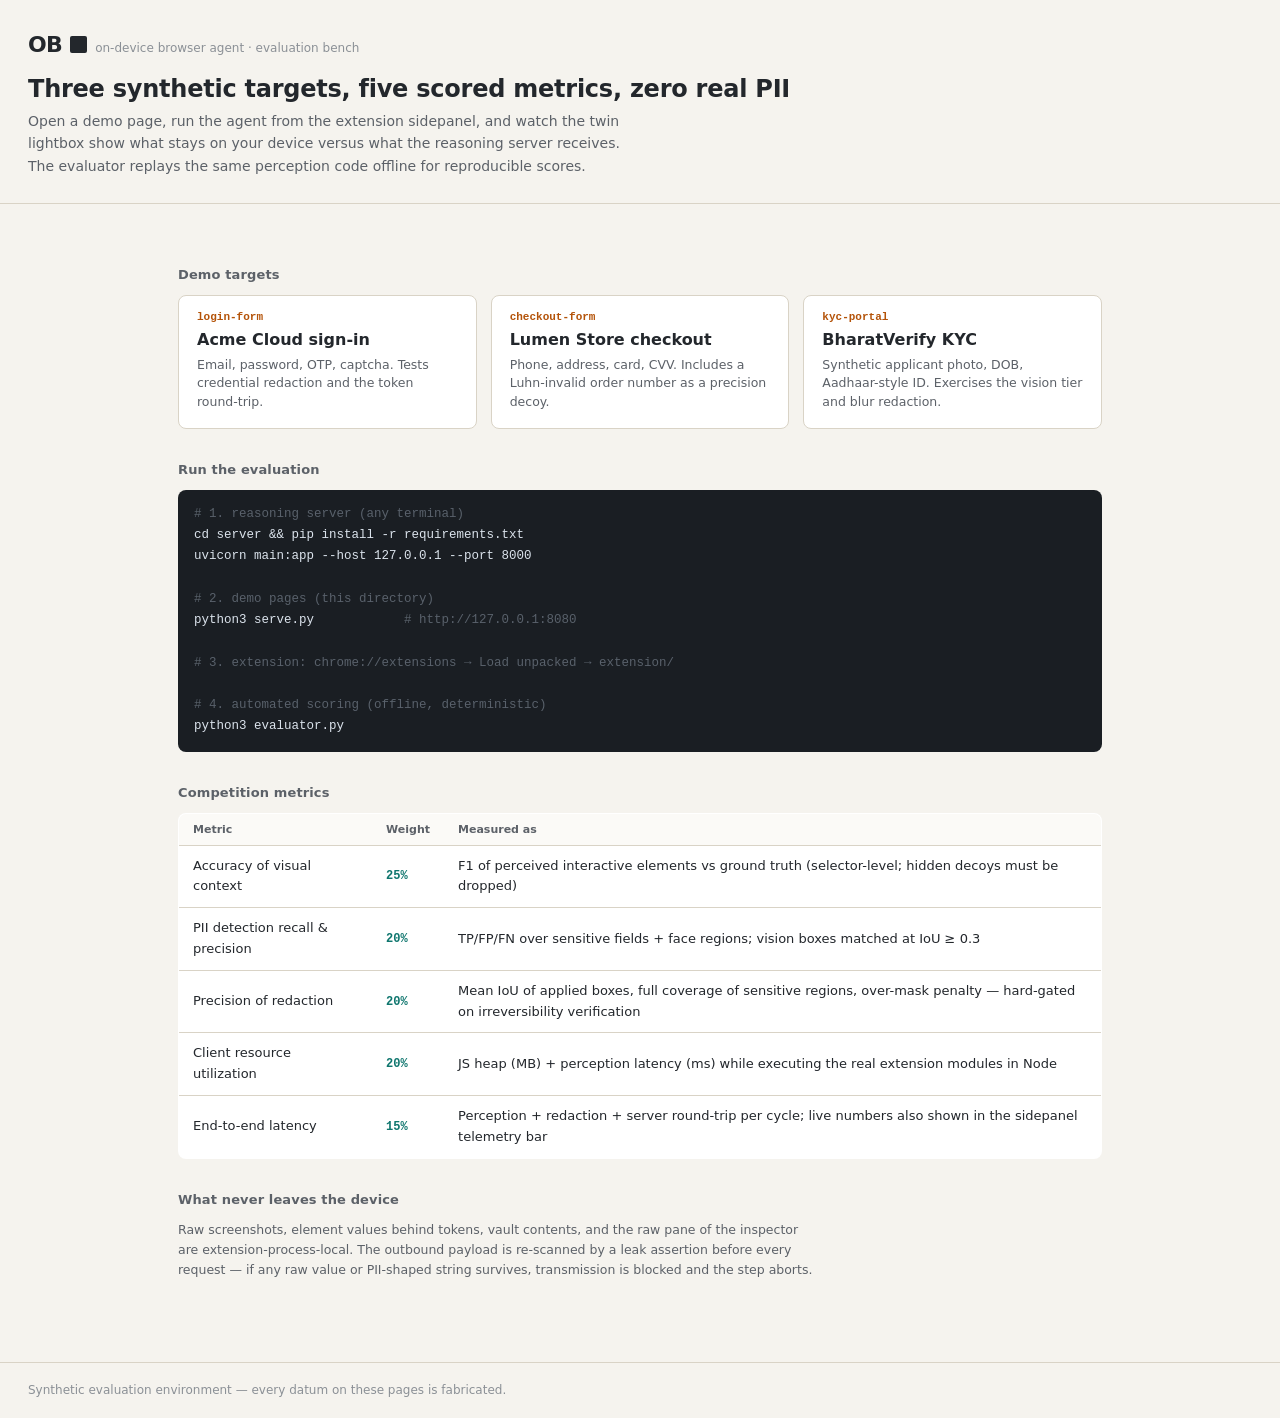
<file: benchmark-suite/index.html>
<!DOCTYPE html>
<html lang="en">
<head>
  <meta charset="utf-8" />
  <meta name="viewport" content="width=device-width, initial-scale=1" />
  <title>OBA — evaluation bench</title>
  <style>
    /* audit-bench family: shared with the extension sidepanel.
       amber = private, teal = cleared for transmission. */
    :root {
      --paper: #f5f3ee; --raise: #fff; --hair: #d9d3c6;
      --ink: #23272c; --soft: #5c6168; --faint: #8b9096;
      --amber: #b45309; --amber-line: #f59e0b;
      --teal: #0f766e; --teal-line: #14b8a6;
      --dark: #1a1e23;
      --mono: ui-monospace, "SF Mono", "Cascadia Mono", Menlo, Consolas, monospace;
      --sans: system-ui, "Segoe UI", Roboto, sans-serif;
    }
    * { box-sizing: border-box; }
    body { margin: 0; background: var(--paper); color: var(--ink); font: 400 14px/1.6 var(--sans); }
    header { padding: 34px 28px 26px; border-bottom: 1px solid var(--hair); }
    .wordmark { display: flex; align-items: baseline; gap: 8px; }
    .wm-glyph { font: 700 22px/1 var(--sans); letter-spacing: -.03em; }
    .wm-redact { width: 17px; height: 17px; background: var(--ink); border-radius: 2px; display: inline-block; transform: translateY(1px); }
    .wm-sub { font: 400 12px/1 var(--sans); color: var(--faint); }
    h1 { font: 700 24px/1.25 var(--sans); margin: 18px 0 6px; letter-spacing: -.01em; }
    .lede { max-width: 620px; color: var(--soft); margin: 0; }
    main { max-width: 980px; margin: 0 auto; padding: 30px 28px 70px; }
    h2 { font: 600 13px/1 var(--sans); color: var(--soft); letter-spacing: .01em; margin: 34px 0 14px; }
    .pages { display: grid; grid-template-columns: repeat(auto-fill, minmax(270px, 1fr)); gap: 14px; }
    a.page {
      display: block; background: var(--raise); border: 1px solid var(--hair);
      border-radius: 8px; padding: 16px 18px; text-decoration: none; color: var(--ink);
    }
    a.page:hover { border-color: var(--faint); }
    .page .k { font: 600 11px/1 var(--mono); color: var(--amber); }
    .page .n { font: 600 16px/1.4 var(--sans); margin: 6px 0 4px; }
    .page .d { font: 400 12.5px/1.5 var(--sans); color: var(--soft); }
    table { border-collapse: collapse; width: 100%; background: var(--raise); border: 1px solid var(--hair); border-radius: 8px; overflow: hidden; }
    th, td { text-align: left; padding: 10px 14px; border-bottom: 1px solid var(--hair); font-size: 13px; }
    th { font: 600 11px/1 var(--sans); color: var(--soft); background: #fbfaf7; }
    td.w { font: 600 12px/1 var(--mono); color: var(--teal); }
    pre {
      background: var(--dark); color: #dbe3ec; border-radius: 8px;
      padding: 14px 16px; font: 400 12.5px/1.7 var(--mono); overflow-x: auto;
    }
    pre .c { color: #59616b; }
    .note { font-size: 12.5px; color: var(--soft); max-width: 640px; }
    footer { border-top: 1px solid var(--hair); padding: 18px 28px; color: var(--faint); font-size: 12px; }
  </style>
</head>
<body>
  <header>
    <div class="wordmark">
      <span class="wm-glyph">OB</span><span class="wm-redact" aria-hidden="true"></span>
      <span class="wm-sub">on-device browser agent · evaluation bench</span>
    </div>
    <h1>Three synthetic targets, five scored metrics, zero real PII</h1>
    <p class="lede">Open a demo page, run the agent from the extension sidepanel, and watch the
    twin lightbox show what stays on your device versus what the reasoning server receives.
    The evaluator replays the same perception code offline for reproducible scores.</p>
  </header>

  <main>
    <h2>Demo targets</h2>
    <div class="pages">
      <a class="page" href="demo-pages/login-form.html">
        <div class="k">login-form</div>
        <div class="n">Acme Cloud sign-in</div>
        <div class="d">Email, password, OTP, captcha. Tests credential redaction and the token round-trip.</div>
      </a>
      <a class="page" href="demo-pages/checkout-form.html">
        <div class="k">checkout-form</div>
        <div class="n">Lumen Store checkout</div>
        <div class="d">Phone, address, card, CVV. Includes a Luhn-invalid order number as a precision decoy.</div>
      </a>
      <a class="page" href="demo-pages/kyc-portal.html">
        <div class="k">kyc-portal</div>
        <div class="n">BharatVerify KYC</div>
        <div class="d">Synthetic applicant photo, DOB, Aadhaar-style ID. Exercises the vision tier and blur redaction.</div>
      </a>
    </div>

    <h2>Run the evaluation</h2>
    <pre><span class="c"># 1. reasoning server (any terminal)</span>
cd server &amp;&amp; pip install -r requirements.txt
uvicorn main:app --host 127.0.0.1 --port 8000

<span class="c"># 2. demo pages (this directory)</span>
python3 serve.py            <span class="c"># http://127.0.0.1:8080</span>

<span class="c"># 3. extension: chrome://extensions → Load unpacked → extension/</span>

<span class="c"># 4. automated scoring (offline, deterministic)</span>
python3 evaluator.py</pre>

    <h2>Competition metrics</h2>
    <table>
      <tr><th>Metric</th><th>Weight</th><th>Measured as</th></tr>
      <tr><td>Accuracy of visual context</td><td class="w">25%</td><td>F1 of perceived interactive elements vs ground truth (selector-level; hidden decoys must be dropped)</td></tr>
      <tr><td>PII detection recall &amp; precision</td><td class="w">20%</td><td>TP/FP/FN over sensitive fields + face regions; vision boxes matched at IoU ≥ 0.3</td></tr>
      <tr><td>Precision of redaction</td><td class="w">20%</td><td>Mean IoU of applied boxes, full coverage of sensitive regions, over-mask penalty — hard-gated on irreversibility verification</td></tr>
      <tr><td>Client resource utilization</td><td class="w">20%</td><td>JS heap (MB) + perception latency (ms) while executing the real extension modules in Node</td></tr>
      <tr><td>End-to-end latency</td><td class="w">15%</td><td>Perception + redaction + server round-trip per cycle; live numbers also shown in the sidepanel telemetry bar</td></tr>
    </table>

    <h2>What never leaves the device</h2>
    <p class="note">Raw screenshots, element values behind tokens, vault contents, and the raw pane of
    the inspector are extension-process-local. The outbound payload is re-scanned by a leak assertion
    before every request — if any raw value or PII-shaped string survives, transmission is blocked
    and the step aborts.</p>
  </main>

  <footer>Synthetic evaluation environment — every datum on these pages is fabricated.</footer>
</body>
</html>
</file>
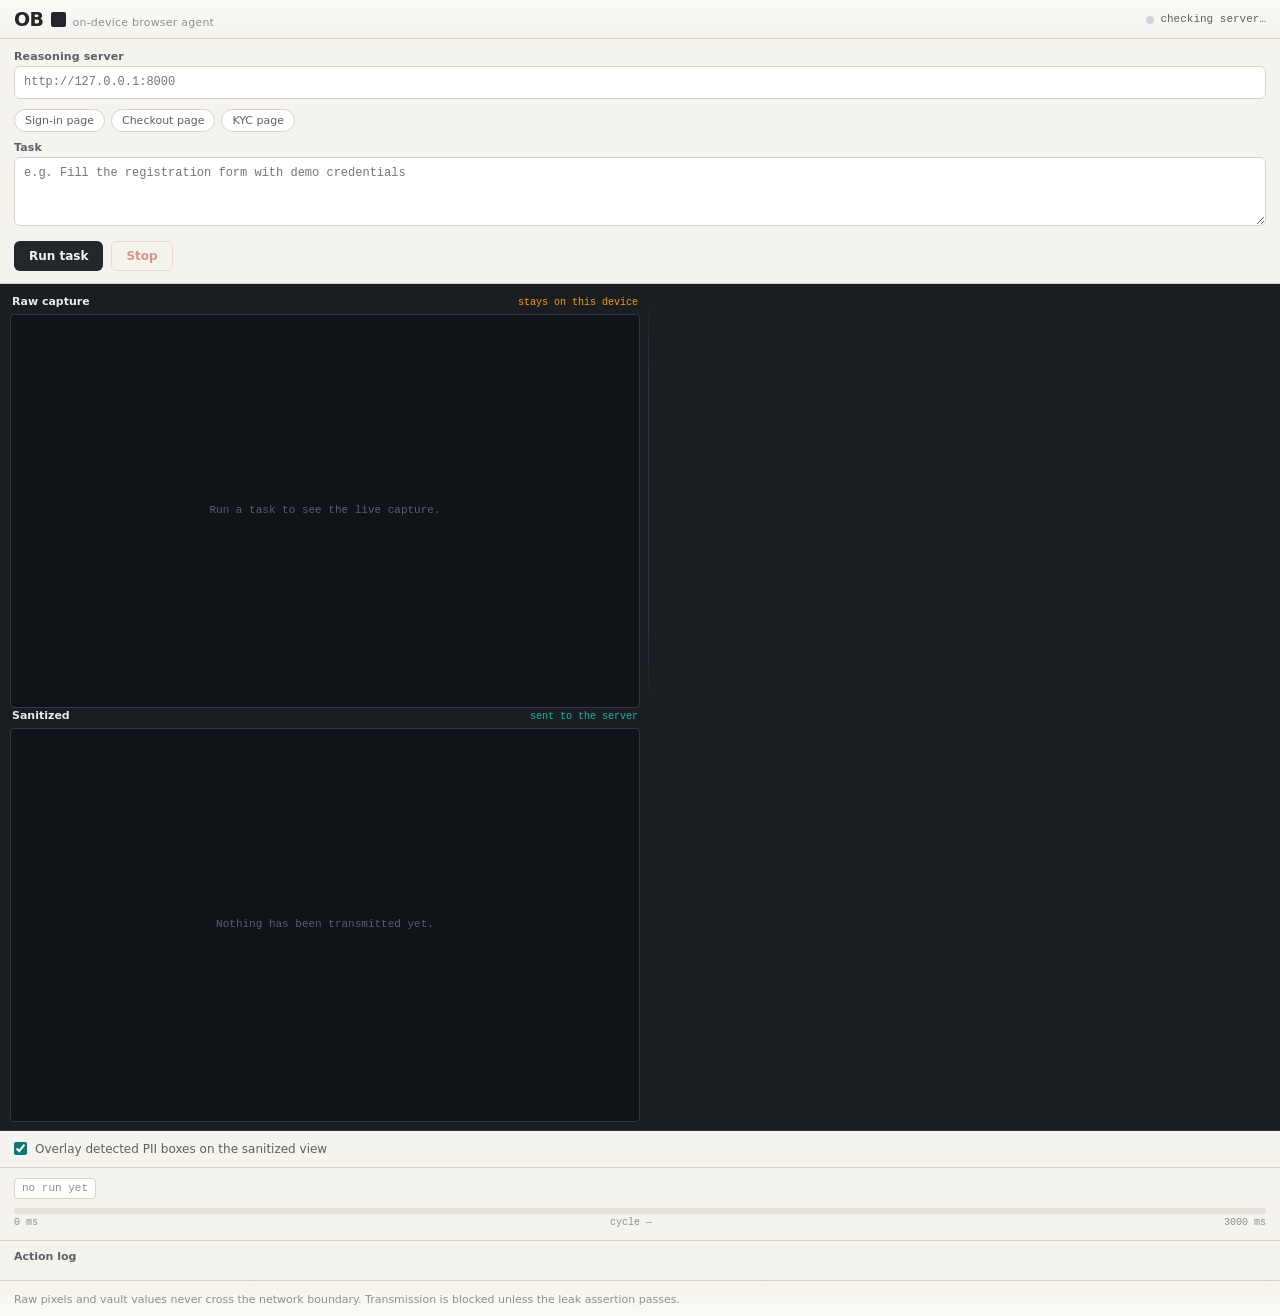
<file: extension/src/sidepanel/index.html>
<!DOCTYPE html>
<html lang="en">
<head>
  <meta charset="utf-8" />
  <meta name="viewport" content="width=device-width, initial-scale=1" />
  <title>OBA — On-device Browser Agent</title>
  <link rel="stylesheet" href="styles.css" />
</head>
<body>
  <header class="bench-head">
    <div class="wordmark" title="On-device Browser Agent">
      <span class="wm-glyph">OB</span><span class="wm-redact" aria-hidden="true"></span>
      <span class="wm-sub">on-device browser agent</span>
    </div>
    <div class="conn">
      <span id="connDot" class="dot dot--down" aria-hidden="true"></span>
      <span id="connLabel" class="conn__label">checking server…</span>
    </div>
  </header>

  <section class="sheet settings">
    <label class="field">
      <span class="field__name">Reasoning server</span>
      <input id="serverUrl" type="url" spellcheck="false" placeholder="http://127.0.0.1:8000" />
    </label>
    <div class="presets" role="group" aria-label="Task presets">
      <button class="chip" data-task="Sign in to the demo portal using the demo credentials.">Sign-in page</button>
      <button class="chip" data-task="Complete the checkout with the demo payment details.">Checkout page</button>
      <button class="chip" data-task="Fill and submit the KYC verification form.">KYC page</button>
    </div>
    <label class="field">
      <span class="field__name">Task</span>
      <textarea id="task" rows="3" spellcheck="false" placeholder="e.g. Fill the registration form with demo credentials"></textarea>
    </label>
    <div class="run-row">
      <button id="runBtn" class="btn btn--run">Run task</button>
      <button id="stopBtn" class="btn btn--stop" disabled>Stop</button>
      <span id="runState" class="run-state" role="status"></span>
    </div>
  </section>

  <section class="lightbox" aria-label="Privacy inspector">
    <div class="lightbox__pane" data-side="raw">
      <div class="pane__head pane__head--raw">
        <span>Raw capture</span><span class="pane__tag">stays on this device</span>
      </div>
      <div class="pane__screen">
        <img id="rawImg" alt="Raw screen capture, never transmitted" />
        <p id="rawEmpty" class="pane__empty">Run a task to see the live capture.</p>
      </div>
    </div>
    <div class="lightbox__divider" aria-hidden="true"></div>
    <div class="lightbox__pane" data-side="sanitized">
      <div class="pane__head pane__head--san">
        <span>Sanitized</span><span class="pane__tag">sent to the server</span>
      </div>
      <div class="pane__screen">
        <img id="sanImg" alt="Redacted screenshot transmitted to the reasoning server" />
        <canvas id="boxCanvas" aria-hidden="true"></canvas>
        <p id="sanEmpty" class="pane__empty">Nothing has been transmitted yet.</p>
      </div>
    </div>
  </section>

  <label class="toggle">
    <input type="checkbox" id="showBoxes" checked />
    <span>Overlay detected PII boxes on the sanitized view</span>
  </label>

  <section class="telemetry" aria-label="Telemetry">
    <div class="tele__chips" id="teleChips">
      <span class="chip-data is-muted">no run yet</span>
    </div>
    <div class="tele__meter">
      <div class="meter__bar"><i id="latBar"></i></div>
      <div class="meter__scale">
        <span>0 ms</span><span id="latLabel">cycle —</span><span>3000 ms</span>
      </div>
    </div>
  </section>

  <section class="log" aria-label="Action log">
    <h2 class="log__title">Action log</h2>
    <ol id="logList" class="log__list"></ol>
  </section>

  <footer class="bench-foot">
    <p>Raw pixels and vault values never cross the network boundary. Transmission is blocked unless the leak assertion passes.</p>
  </footer>

  <script src="../core/constants.js"></script>
  <script src="sidepanel.js"></script>
</body>
</html>
</file>
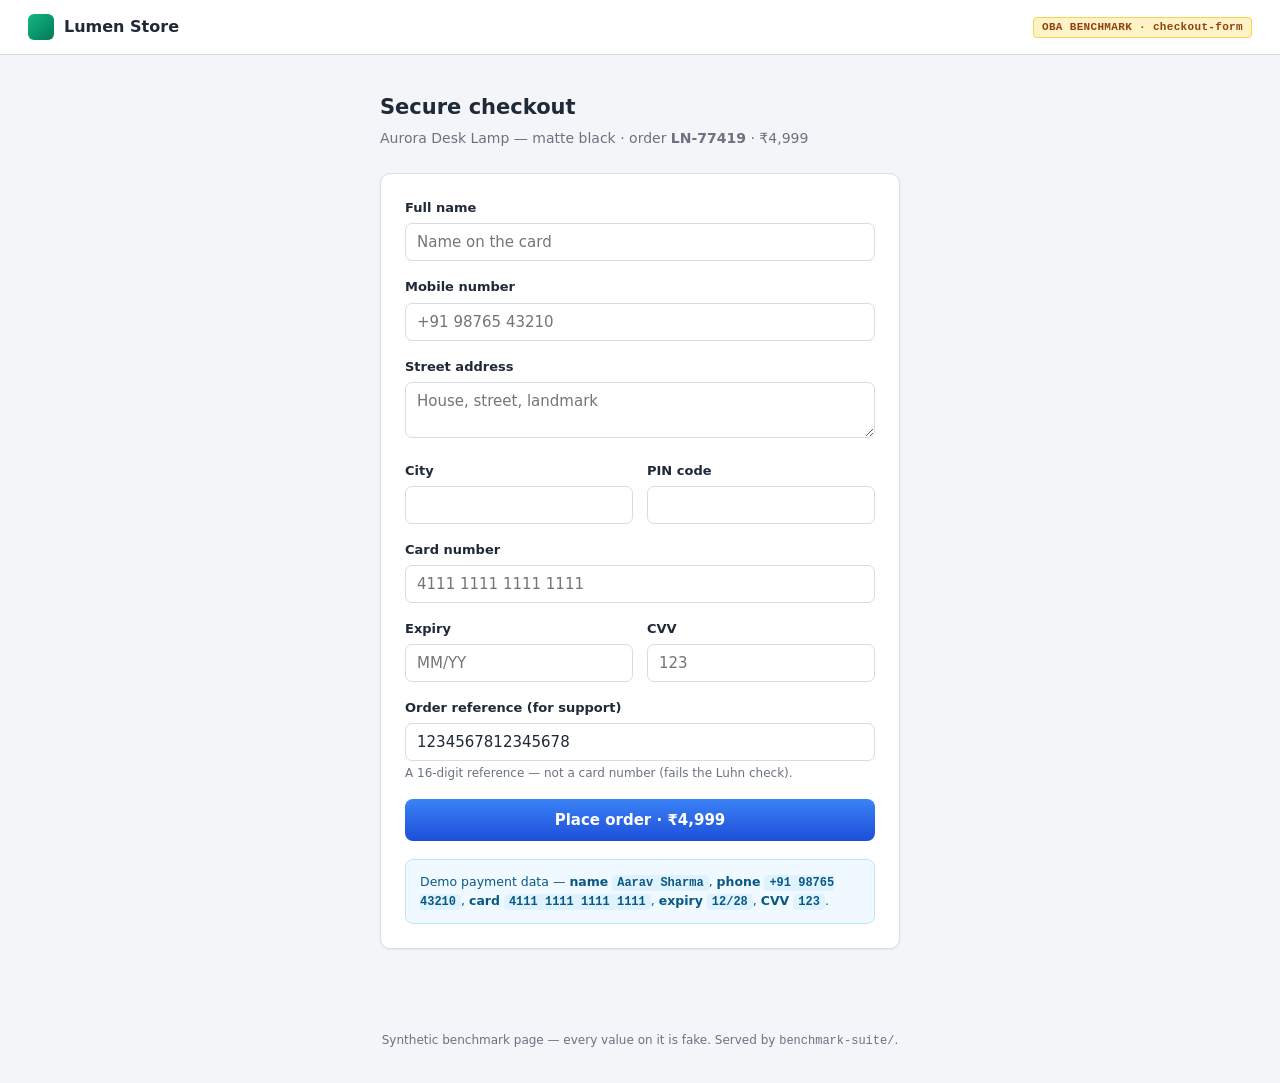
<file: benchmark-suite/demo-pages/checkout-form.html>
<!DOCTYPE html>
<html lang="en">
<head>
  <meta charset="utf-8" />
  <title>Lumen Store — Secure checkout</title>
  <link rel="stylesheet" href="assets/style.css" />
</head>
<body>
  <div class="topbar">
    <span class="brand"><span class="logo" style="background:linear-gradient(135deg,#10b981,#047857)"></span>Lumen Store</span>
    <span class="bench-flag">OBA BENCHMARK · checkout-form</span>
  </div>

  <main>
    <h1>Secure checkout</h1>
    <p class="sub">Aurora Desk Lamp — matte black · order <b>LN-77419</b> · ₹4,999</p>

    <form class="card" id="payForm" novalidate>
      <div class="row">
        <label for="fullname">Full name</label>
        <input id="fullname" name="fullname" type="text" autocomplete="name"
               placeholder="Name on the card" />
      </div>

      <div class="row">
        <label for="phone">Mobile number</label>
        <input id="phone" name="phone" type="tel" autocomplete="tel"
               placeholder="+91 98765 43210" />
      </div>

      <div class="row">
        <label for="address">Street address</label>
        <textarea id="address" name="address" rows="2" autocomplete="street-address"
                  placeholder="House, street, landmark"></textarea>
      </div>

      <div class="two-col row">
        <div>
          <label for="city">City</label>
          <input id="city" name="city" type="text" autocomplete="address-level2" />
        </div>
        <div>
          <label for="zip">PIN code</label>
          <input id="zip" name="zip" type="text" inputmode="numeric" autocomplete="postal-code" />
        </div>
      </div>

      <div class="row">
        <label for="card">Card number</label>
        <input id="card" name="card" type="text" inputmode="numeric"
               autocomplete="cc-number" placeholder="4111 1111 1111 1111" />
      </div>

      <div class="two-col row">
        <div>
          <label for="expiry">Expiry</label>
          <input id="expiry" name="expiry" type="text" autocomplete="cc-exp"
                 placeholder="MM/YY" />
        </div>
        <div>
          <label for="cvv">CVV</label>
          <input id="cvv" name="cvv" type="text" inputmode="numeric"
                 autocomplete="cc-csc" maxlength="4" placeholder="123" />
        </div>
      </div>

      <div class="row">
        <label for="orderref">Order reference (for support)</label>
        <input id="orderref" name="orderref" type="text" value="1234567812345678"
               readonly />
        <p class="hint">A 16-digit reference — not a card number (fails the Luhn check).</p>
      </div>

      <button class="btn" id="submit-btn" type="submit">Place order · ₹4,999</button>

      <div class="result" id="result"></div>

      <div class="demo-creds">
        Demo payment data — <b>name</b> <code>Aarav Sharma</code>, <b>phone</b>
        <code>+91 98765 43210</code>, <b>card</b> <code>4111 1111 1111 1111</code>,
        <b>expiry</b> <code>12/28</code>, <b>CVV</b> <code>123</code>.
      </div>
    </form>
  </main>

  <footer>Synthetic benchmark page — every value on it is fake. Served by <code>benchmark-suite/</code>.</footer>

  <script>
    function luhn(s) {
      s = s.replace(/[ -]/g, '');
      if (!/^\d{12,19}$/.test(s)) return false;
      var sum = 0, alt = false;
      for (var i = s.length - 1; i >= 0; i--) {
        var d = +s[i];
        if (alt) { d *= 2; if (d > 9) d -= 9; }
        sum += d; alt = !alt;
      }
      return sum % 10 === 0;
    }
    document.getElementById('payForm').addEventListener('submit', function (e) {
      e.preventDefault();
      var out = document.getElementById('result');
      out.className = 'result';
      var errors = [];
      if (!document.getElementById('fullname').value.trim()) errors.push('Full name is required.');
      if (!/^\+?\d[\d -]{8,14}$/.test(document.getElementById('phone').value.trim())) errors.push('Mobile number looks invalid.');
      if (!luhn(document.getElementById('card').value)) errors.push('Card number failed the Luhn check.');
      if (!/^(0[1-9]|1[0-2])\/\d{2}$/.test(document.getElementById('expiry').value.trim())) errors.push('Expiry must be MM/YY.');
      if (!/^\d{3,4}$/.test(document.getElementById('cvv').value.trim())) errors.push('CVV must be 3–4 digits.');
      if (!document.getElementById('address').value.trim()) errors.push('Street address is required.');

      if (errors.length) {
        out.className = 'result result--err';
        out.innerHTML = '<b>Payment declined</b><ul>' + errors.map(function (x) { return '<li>' + x + '</li>'; }).join('') + '</ul>';
        return;
      }
      out.className = 'result result--ok';
      out.innerHTML = '<b>Order placed</b> — LN-77419 confirmed. Delivery in 3–5 days.';
    });
  </script>
</body>
</html>
</file>
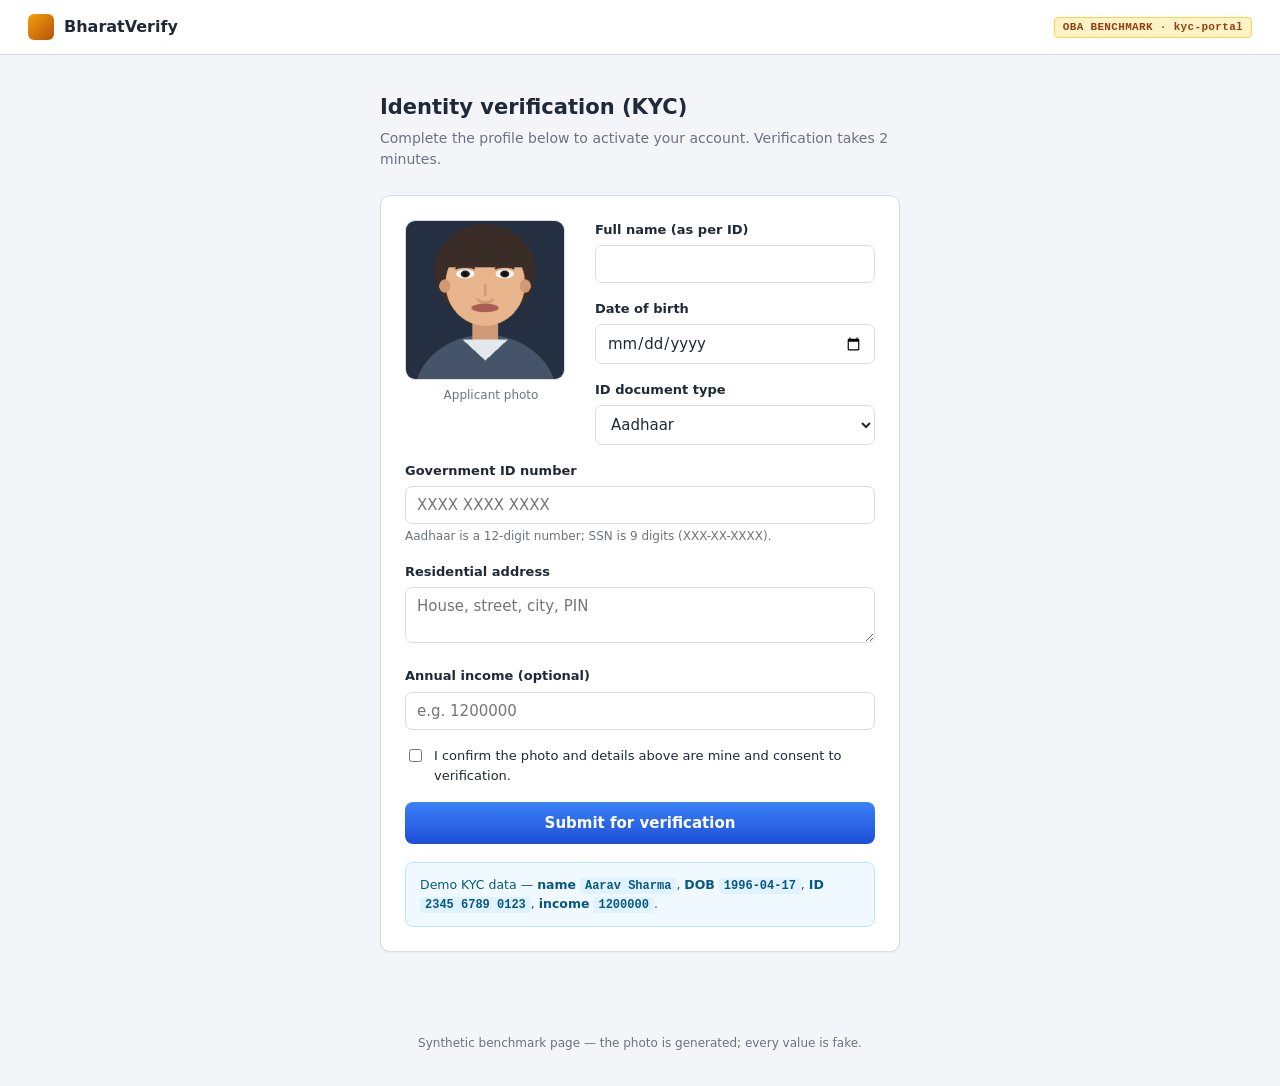
<file: benchmark-suite/demo-pages/kyc-portal.html>
<!DOCTYPE html>
<html lang="en">
<head>
  <meta charset="utf-8" />
  <title>BharatVerify — KYC verification</title>
  <link rel="stylesheet" href="assets/style.css" />
  <style>
    .kyc-grid { display: grid; grid-template-columns: 172px 1fr; gap: 18px; }
    .profile-photo {
      width: 160px; height: 160px; border-radius: 10px; object-fit: cover;
      border: 1px solid var(--line); background: #e2e8f0; display: block;
    }
    .photo-label { font-size: 12px; color: var(--muted); text-align: center; margin-top: 6px; }
  </style>
</head>
<body>
  <div class="topbar">
    <span class="brand"><span class="logo" style="background:linear-gradient(135deg,#f59e0b,#b45309)"></span>BharatVerify</span>
    <span class="bench-flag">OBA BENCHMARK · kyc-portal</span>
  </div>

  <main>
    <h1>Identity verification (KYC)</h1>
    <p class="sub">Complete the profile below to activate your account. Verification takes 2 minutes.</p>

    <form class="card" id="kycForm" novalidate>
      <div class="kyc-grid">
        <div>
          <img class="profile-photo" id="photo" src="assets/kyc-face.png"
               alt="Applicant photo" data-ob="photo" />
          <p class="photo-label">Applicant photo</p>
        </div>
        <div>
          <div class="row">
            <label for="fullname">Full name (as per ID)</label>
            <input id="fullname" name="fullname" type="text" autocomplete="name" />
          </div>
          <div class="row">
            <label for="dob">Date of birth</label>
            <input id="dob" name="dob" type="date" />
          </div>
          <div class="row">
            <label for="idtype">ID document type</label>
            <select id="idtype" name="idtype">
              <option value="aadhaar" selected>Aadhaar</option>
              <option value="ssn">Social Security Number</option>
              <option value="pan">PAN card</option>
            </select>
          </div>
        </div>
      </div>

      <div class="row">
        <label for="idnum">Government ID number</label>
        <input id="idnum" name="idnum" type="text" inputmode="numeric"
               placeholder="XXXX XXXX XXXX" />
        <p class="hint">Aadhaar is a 12-digit number; SSN is 9 digits (XXX-XX-XXXX).</p>
      </div>

      <div class="row">
        <label for="address">Residential address</label>
        <textarea id="address" name="address" rows="2" autocomplete="street-address"
                  placeholder="House, street, city, PIN"></textarea>
      </div>

      <div class="row">
        <label for="income">Annual income (optional)</label>
        <input id="income" name="income" type="text" inputmode="numeric"
               placeholder="e.g. 1200000" />
      </div>

      <div class="row check">
        <input id="consent" name="consent" type="checkbox" />
        <label for="consent" style="font-weight:400;margin:0">
          I confirm the photo and details above are mine and consent to verification.
        </label>
      </div>

      <button class="btn" id="submit-btn" type="submit">Submit for verification</button>

      <div class="result" id="result"></div>

      <div class="demo-creds">
        Demo KYC data — <b>name</b> <code>Aarav Sharma</code>, <b>DOB</b> <code>1996-04-17</code>,
        <b>ID</b> <code>2345 6789 0123</code>, <b>income</b> <code>1200000</code>.
      </div>
    </form>
  </main>

  <footer>Synthetic benchmark page — the photo is generated; every value is fake.</footer>

  <script>
    document.getElementById('kycForm').addEventListener('submit', function (e) {
      e.preventDefault();
      var out = document.getElementById('result');
      out.className = 'result';
      var errors = [];
      var name = document.getElementById('fullname').value.trim();
      var dob = document.getElementById('dob').value;
      var idnum = document.getElementById('idnum').value.replace(/\s/g, '');
      var consent = document.getElementById('consent').checked;

      if (name.length < 3) errors.push('Enter your full name as printed on the ID.');
      if (!dob) errors.push('Date of birth is required.');
      if (!/^\d{12}$/.test(idnum) && !/^\d{3}-\d{2}-\d{4}$/.test(idnum) && !/^[A-Z]{5}\d{4}[A-Z]$/.test(idnum)) {
        errors.push('ID number format is not recognised.');
      }
      if (!document.getElementById('address').value.trim()) errors.push('Residential address is required.');
      if (!consent) errors.push('Consent is required to submit.');

      if (errors.length) {
        out.className = 'result result--err';
        out.innerHTML = '<b>Verification not submitted</b><ul>' + errors.map(function (x) { return '<li>' + x + '</li>'; }).join('') + '</ul>';
        return;
      }
      out.className = 'result result--ok';
      out.innerHTML = '<b>KYC submitted</b> — reference BV-2026-1187. Results in 2 minutes.';
    });
  </script>
</body>
</html>
</file>
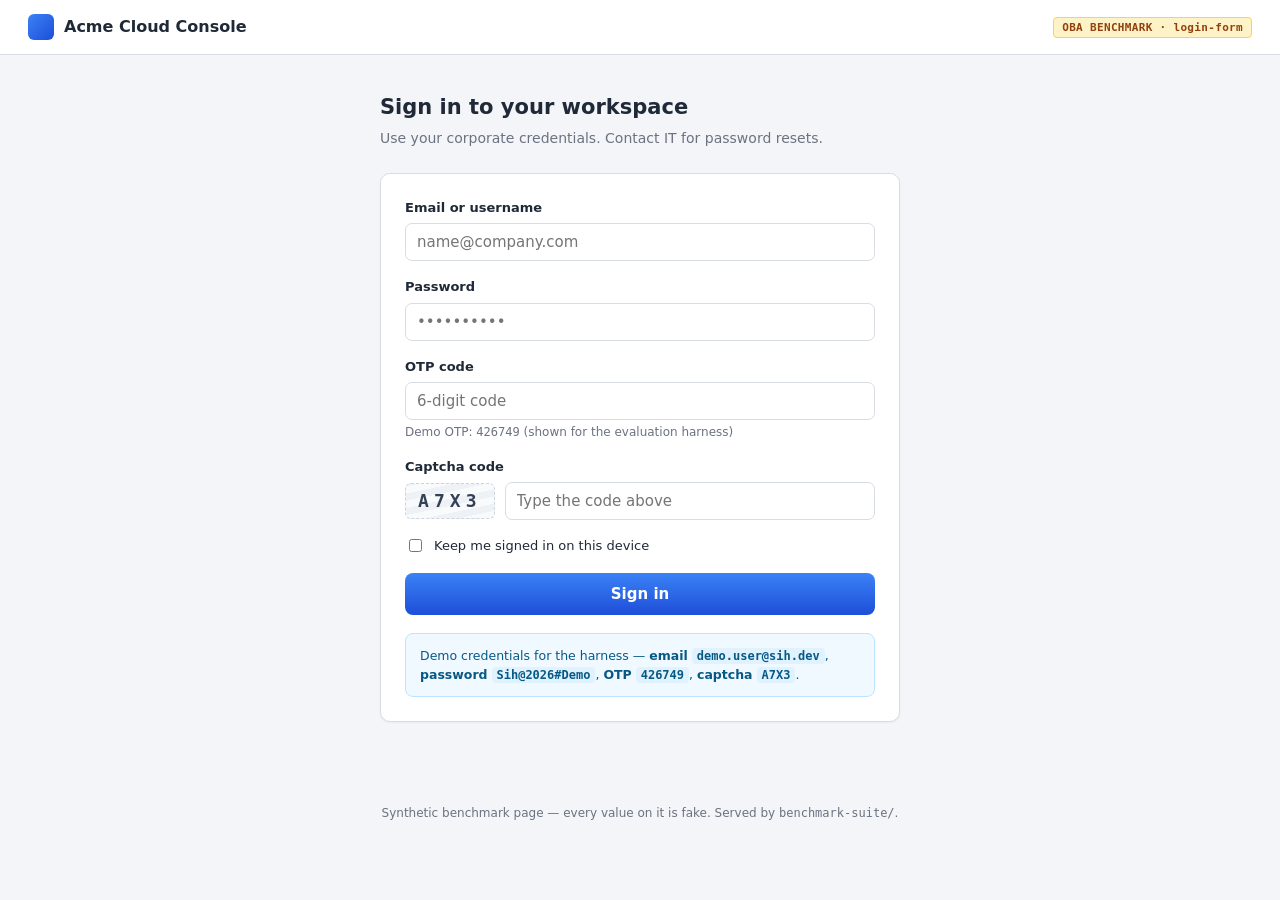
<file: benchmark-suite/demo-pages/login-form.html>
<!DOCTYPE html>
<html lang="en">
<head>
  <meta charset="utf-8" />
  <title>Acme Cloud Console — Sign in</title>
  <link rel="stylesheet" href="assets/style.css" />
</head>
<body>
  <div class="topbar">
    <span class="brand"><span class="logo" style="background:linear-gradient(135deg,#3b82f6,#1d4ed8)"></span>Acme Cloud Console</span>
    <span class="bench-flag">OBA BENCHMARK · login-form</span>
  </div>

  <main>
    <h1>Sign in to your workspace</h1>
    <p class="sub">Use your corporate credentials. Contact IT for password resets.</p>

    <form class="card" id="loginForm" novalidate>
      <div class="row">
        <label for="email">Email or username</label>
        <input id="email" name="email" type="email" autocomplete="email"
               placeholder="name@company.com" />
      </div>

      <div class="row">
        <label for="password">Password</label>
        <input id="password" name="password" type="password"
               autocomplete="current-password" placeholder="••••••••••" />
      </div>

      <div class="row">
        <label for="otp">OTP code</label>
        <input id="otp" name="otp" type="text" inputmode="numeric" maxlength="6"
               autocomplete="one-time-code" placeholder="6-digit code" />
        <p class="hint">Demo OTP: <code>426749</code> (shown for the evaluation harness)</p>
      </div>

      <div class="row">
        <label for="captcha">Captcha code</label>
        <div class="captcha-wrap">
          <span class="captcha-code" id="captchaText">A7X3</span>
          <input id="captcha" name="captcha" type="text" style="flex:1"
                 autocomplete="off" placeholder="Type the code above" />
        </div>
      </div>

      <div class="row check">
        <input id="remember" name="remember" type="checkbox" />
        <label for="remember" style="font-weight:400;margin:0">Keep me signed in on this device</label>
      </div>

      <button class="btn" id="submit-btn" type="submit">Sign in</button>

      <div class="result" id="result"></div>

      <div class="demo-creds">
        Demo credentials for the harness — <b>email</b> <code>demo.user@sih.dev</code>,
        <b>password</b> <code>Sih@2026#Demo</code>, <b>OTP</b> <code>426749</code>,
        <b>captcha</b> <code>A7X3</code>.
      </div>
    </form>
  </main>

  <footer>Synthetic benchmark page — every value on it is fake. Served by <code>benchmark-suite/</code>.</footer>

  <script>
    document.getElementById('loginForm').addEventListener('submit', function (e) {
      e.preventDefault();
      var out = document.getElementById('result');
      out.className = 'result';
      var errors = [];
      var email = document.getElementById('email').value.trim();
      var pwd = document.getElementById('password').value;
      var otp = document.getElementById('otp').value.trim();
      var cap = document.getElementById('captcha').value.trim();

      if (email !== 'demo.user@sih.dev') errors.push('Email does not match the demo account.');
      if (pwd !== 'Sih@2026#Demo') errors.push('Password is incorrect.');
      if (!/^\d{6}$/.test(otp)) errors.push('OTP must be 6 digits.');
      else if (otp !== '426749') errors.push('OTP is incorrect.');
      if (cap !== 'A7X3') errors.push('Captcha does not match.');

      if (errors.length) {
        out.className = 'result result--err';
        out.innerHTML = '<b>Sign-in failed</b><ul>' + errors.map(function (x) { return '<li>' + x + '</li>'; }).join('') + '</ul>';
        return;
      }
      out.className = 'result result--ok';
      out.innerHTML = '<b>Login successful</b> — welcome, Demo User. Nothing sensitive left this device.';
    });
  </script>
</body>
</html>
</file>
<file: benchmark-suite/demo-pages/assets/style.css>
/* Shared styles for the OBA benchmark demo pages.
   These pages are realistic *test targets*: consumer-grade forms with
   proper labels, autocomplete tokens and visible value text so the
   client-side perception pipeline has genuine signal to work with. */

:root {
  --ink: #1f2937;
  --muted: #6b7280;
  --line: #d8dce3;
  --field: #ffffff;
  --bg: #f3f5f8;
  --brand: #2563eb;
  --ok: #047857;
  --err: #b42318;
}

* { box-sizing: border-box; }
body {
  margin: 0;
  font: 15px/1.55 system-ui, "Segoe UI", Roboto, sans-serif;
  color: var(--ink);
  background: var(--bg);
}

.topbar {
  display: flex; align-items: center; justify-content: space-between;
  padding: 14px 28px; background: #fff; border-bottom: 1px solid var(--line);
}
.brand { display: flex; align-items: center; gap: 10px; font-weight: 700; font-size: 16px; }
.brand .logo { width: 26px; height: 26px; border-radius: 6px; display: inline-block; }
.bench-flag {
  font: 600 11px/1 ui-monospace, monospace; letter-spacing: .03em;
  color: #92400e; background: #fef3c7; border: 1px solid #fcd34d;
  padding: 4px 8px; border-radius: 4px;
}

main { max-width: 560px; margin: 36px auto 60px; padding: 0 20px; }
h1 { font-size: 21px; margin: 0 0 4px; }
.sub { color: var(--muted); margin: 0 0 24px; font-size: 14px; }

.card {
  background: #fff; border: 1px solid var(--line); border-radius: 10px;
  padding: 24px; box-shadow: 0 1px 2px rgba(16,24,40,.05);
}

.row { margin-bottom: 16px; }
.row label { display: block; font-weight: 600; font-size: 13px; margin-bottom: 5px; }
.hint { font-size: 12px; color: var(--muted); margin: 3px 0 0; }

input[type="text"], input[type="email"], input[type="password"],
input[type="tel"], input[type="date"], input[type="number"],
select, textarea {
  width: 100%; padding: 9px 11px; font: 15px system-ui, sans-serif;
  border: 1px solid var(--line); border-radius: 7px; background: var(--field);
  color: var(--ink);
}
input:focus, select:focus, textarea:focus {
  outline: 2px solid #bfdbfe; border-color: var(--brand);
}
.two-col { display: grid; grid-template-columns: 1fr 1fr; gap: 14px; }

.check { display: flex; gap: 9px; align-items: flex-start; font-size: 14px; }
.check input { margin-top: 3px; }

.captcha-wrap { display: flex; gap: 10px; align-items: center; }
.captcha-code {
  font: 700 18px/1 ui-monospace, monospace; letter-spacing: .28em;
  padding: 8px 12px; border: 1px dashed #cbd5e1; border-radius: 6px;
  background: repeating-linear-gradient(-12deg, #f8fafc 0 7px, #eef2f7 7px 14px);
  color: #334155; user-select: none;
}

.btn {
  width: 100%; padding: 12px 16px; border: 0; border-radius: 8px;
  font: 700 15px system-ui, sans-serif; color: #fff; cursor: pointer;
  background: linear-gradient(180deg, #3b82f6, #1d4ed8);
}
.btn:hover { background: linear-gradient(180deg, #2563eb, #1e40af); }

.demo-creds {
  margin-top: 18px; padding: 12px 14px; border-radius: 8px;
  background: #f0f9ff; border: 1px solid #bae6fd; font-size: 12.5px;
  color: #075985;
}
.demo-creds code {
  font: 600 12px ui-monospace, monospace; background: #e0f2fe;
  padding: 1px 5px; border-radius: 4px;
}

.result { margin-top: 18px; padding: 14px 16px; border-radius: 8px; display: none; }
.result--ok { display: block; background: #ecfdf5; border: 1px solid #a7f3d0; color: var(--ok); }
.result--err { display: block; background: #fef2f2; border: 1px solid #fecaca; color: var(--err); }
.result ul { margin: 8px 0 0; padding-left: 20px; }

footer {
  text-align: center; color: var(--muted); font-size: 12px;
  padding: 22px 20px 34px;
}
</file>
<file: extension/src/sidepanel/styles.css>
/* OBA sidepanel — “privacy audit bench”
   Light audit-paper chrome around a dark twin lightbox.
   Amber = private (stays local).  Teal = cleared for transmission. */

:root {
  --paper: #f5f3ee;
  --paper-raise: #ffffff;
  --hairline: #d9d3c6;
  --ink: #23272c;
  --ink-soft: #5c6168;
  --ink-faint: #8b9096;
  --amber: #b45309;        /* private / caution */
  --amber-line: #f59e0b;
  --teal: #0f766e;         /* transmitted / cleared */
  --teal-line: #14b8a6;
  --danger: #b42318;
  --dark: #1a1e23;
  --dark-raise: #23282f;
  --dark-line: #303740;
  --mono: ui-monospace, "SF Mono", "Cascadia Mono", Menlo, Consolas, monospace;
  --sans: system-ui, "Segoe UI", Roboto, "Helvetica Neue", sans-serif;
}

* { box-sizing: border-box; }
html, body { margin: 0; padding: 0; }
body {
  background: var(--paper);
  color: var(--ink);
  font: 400 13px/1.5 var(--sans);
  display: flex;
  flex-direction: column;
  min-height: 100vh;
}

/* ---------- header ---------- */
.bench-head {
  display: flex; align-items: center; justify-content: space-between;
  padding: 10px 14px 9px;
  border-bottom: 1px solid var(--hairline);
  background: linear-gradient(180deg, #fbfaf7, var(--paper));
}
.wordmark { display: flex; align-items: baseline; gap: 7px; }
.wm-glyph {
  font: 700 19px/1 var(--sans);
  letter-spacing: -0.03em;
}
.wm-redact {
  width: 15px; height: 15px; background: var(--ink);
  display: inline-block; transform: translateY(1px);
  border-radius: 2px;
}
.wm-sub {
  font: 400 11px/1 var(--sans); color: var(--ink-faint);
  letter-spacing: 0.02em;
}
.conn { display: flex; align-items: center; gap: 6px; }
.dot { width: 8px; height: 8px; border-radius: 50%; background: #9aa0a6; }
.dot--up { background: var(--teal-line); box-shadow: 0 0 0 3px rgba(20,184,166,.18); }
.dot--down { background: #d0d4d8; }
.conn__label { font: 400 11px/1 var(--mono); color: var(--ink-soft); max-width: 150px; overflow: hidden; text-overflow: ellipsis; white-space: nowrap; }

/* ---------- sheets ---------- */
.sheet { padding: 12px 14px; border-bottom: 1px solid var(--hairline); background: var(--paper); }
.field { display: block; margin-bottom: 10px; }
.field__name {
  display: block; font: 600 11px/1 var(--sans); color: var(--ink-soft);
  text-transform: none; letter-spacing: 0.01em; margin-bottom: 4px;
}
input[type="url"], textarea {
  width: 100%; padding: 7px 9px;
  border: 1px solid var(--hairline); border-radius: 6px;
  background: var(--paper-raise); color: var(--ink);
  font: 400 12px/1.45 var(--mono);
  resize: vertical;
}
input[type="url"]:focus, textarea:focus, button:focus-visible, .chip:focus-visible {
  outline: 2px solid var(--teal); outline-offset: 1px; border-color: var(--teal);
}
.presets { display: flex; flex-wrap: wrap; gap: 6px; margin-bottom: 10px; }
.chip {
  border: 1px solid var(--hairline); background: var(--paper-raise);
  color: var(--ink-soft); border-radius: 999px;
  font: 500 11px/1 var(--sans); padding: 5px 10px; cursor: pointer;
}
.chip:hover { border-color: var(--ink-faint); color: var(--ink); }

.run-row { display: flex; gap: 8px; align-items: center; }
.btn {
  border: 1px solid transparent; border-radius: 6px;
  font: 600 12px/1 var(--sans); padding: 8px 14px; cursor: pointer;
}
.btn--run { background: var(--ink); color: var(--paper); }
.btn--run:hover:not(:disabled) { background: #000; }
.btn--stop { background: transparent; color: var(--danger); border-color: #e3b6b0; }
.btn--stop:hover:not(:disabled) { background: #fdf1ef; }
.btn:disabled { opacity: .45; cursor: default; }
.run-state { font: 400 11px/1.3 var(--mono); color: var(--ink-faint); }

/* ---------- twin lightbox ---------- */
.lightbox {
  background: var(--dark);
  display: grid;
  grid-template-columns: 1fr 1fr;
  gap: 0;
  padding: 10px 10px 8px;
  border-bottom: 1px solid var(--dark-line);
}
.lightbox__pane { display: flex; flex-direction: column; min-width: 0; }
.lightbox__divider {
  width: 1px; background: linear-gradient(180deg, transparent, var(--dark-line) 20%, var(--dark-line) 80%, transparent);
  margin: 4px 8px;
}
.pane__head {
  display: flex; align-items: baseline; justify-content: space-between;
  gap: 6px; padding: 2px 2px 6px;
  font: 600 11px/1 var(--sans); color: #e7eaee;
}
.pane__tag { font: 400 10px/1 var(--mono); letter-spacing: 0; }
.pane__head--raw .pane__tag { color: var(--amber-line); }
.pane__head--san .pane__tag { color: var(--teal-line); }
.pane__screen {
  position: relative; background: #101317;
  border: 1px solid var(--dark-line); border-radius: 4px;
  aspect-ratio: 16 / 10; overflow: hidden;
  display: flex; align-items: center; justify-content: center;
}
.pane__screen img {
  max-width: 100%; max-height: 100%; display: none;
  object-fit: contain; image-rendering: auto;
}
.pane__screen.has-img img { display: block; }
.pane__screen canvas {
  position: absolute; inset: 0; width: 100%; height: 100%;
  pointer-events: none; display: none;
}
.pane__screen.has-img.show-boxes canvas { display: block; }
.pane__empty {
  position: absolute; margin: 0; padding: 0 14px;
  font: 400 11px/1.6 var(--mono); color: #59616b; text-align: center;
}
.pane__screen.has-img .pane__empty { display: none; }

/* boxes drawn on the sanitized canvas */
/* (colors set in JS: amber = blackout, teal = blur) */

/* ---------- toggle ---------- */
.toggle {
  display: flex; gap: 8px; align-items: flex-start;
  padding: 9px 14px; border-bottom: 1px solid var(--hairline);
  font: 400 12px/1.5 var(--sans); color: var(--ink-soft);
  cursor: pointer;
}
.toggle input { margin: 2px 0 0; accent-color: var(--teal); }

/* ---------- telemetry ---------- */
.telemetry { padding: 10px 14px 12px; border-bottom: 1px solid var(--hairline); }
.tele__chips { display: flex; flex-wrap: wrap; gap: 6px; }
.chip-data {
  font: 500 11px/1 var(--mono);
  border: 1px solid var(--hairline); border-radius: 4px;
  padding: 4px 7px; background: var(--paper-raise); color: var(--ink-soft);
}
.chip-data b { color: var(--ink); font-weight: 600; }
.chip-data.is-ok { border-color: #b7ded7; color: var(--teal); }
.chip-data.is-warn { border-color: #eedbbd; color: var(--amber); }
.chip-data.is-muted { color: var(--ink-faint); }
.tele__meter { margin-top: 9px; }
.meter__bar {
  height: 6px; border-radius: 3px; background: #e7e2d7; overflow: hidden;
}
.meter__bar i {
  display: block; height: 100%; width: 0;
  background: var(--teal-line); transition: width .4s ease;
}
.meter__bar i.is-slow { background: var(--amber-line); }
.meter__scale {
  display: flex; justify-content: space-between;
  font: 400 10px/1 var(--mono); color: var(--ink-faint); margin-top: 4px;
}

/* ---------- action log ---------- */
.log { flex: 1; padding: 10px 14px; overflow-y: auto; }
.log__title {
  font: 600 11px/1 var(--sans); color: var(--ink-soft);
  margin: 0 0 8px;
}
.log__list { list-style: none; margin: 0; padding: 0; display: flex; flex-direction: column; gap: 7px; }
.log__item {
  border: 1px solid var(--hairline); border-left: 3px solid var(--ink-faint);
  border-radius: 4px; background: var(--paper-raise); padding: 7px 9px;
}
.log__item .li__top {
  display: flex; justify-content: space-between; gap: 8px; align-items: baseline;
  font: 600 11px/1.2 var(--mono);
}
.li__action { color: var(--ink); }
.li__step { color: var(--ink-faint); font-weight: 400; }
.li__selector {
  font: 400 10.5px/1.3 var(--mono); color: var(--ink-soft);
  margin-top: 3px; word-break: break-all;
}
.li__why { font: 400 11px/1.45 var(--sans); color: var(--ink-soft); margin-top: 4px; }
.li__conf { margin-top: 5px; height: 3px; border-radius: 2px; background: #e7e2d7; overflow: hidden; }
.li__conf i { display: block; height: 100%; background: var(--ink-soft); }
.log__item[data-kind="click"] { border-left-color: var(--ink); }
.log__item[data-kind="type"] { border-left-color: var(--amber); }
.log__item[data-kind="scroll"] { border-left-color: var(--ink-faint); }
.log__item[data-kind="finish"] { border-left-color: var(--teal-line); background: #f0f7f5; }
.log__err { color: var(--danger); font: 400 11.5px/1.5 var(--sans); padding: 2px 0; }

/* ---------- footer ---------- */
.bench-foot {
  padding: 10px 14px; border-top: 1px solid var(--hairline);
  background: linear-gradient(0deg, #fbfaf7, var(--paper));
}
.bench-foot p { margin: 0; font: 400 11px/1.55 var(--sans); color: var(--ink-faint); }

@media (max-width: 380px) {
  .lightbox { grid-template-columns: 1fr; }
  .lightbox__divider { width: auto; height: 1px; margin: 8px 4px; }
}

@media (prefers-reduced-motion: reduce) {
  .meter__bar i { transition: none; }
}
</file>
